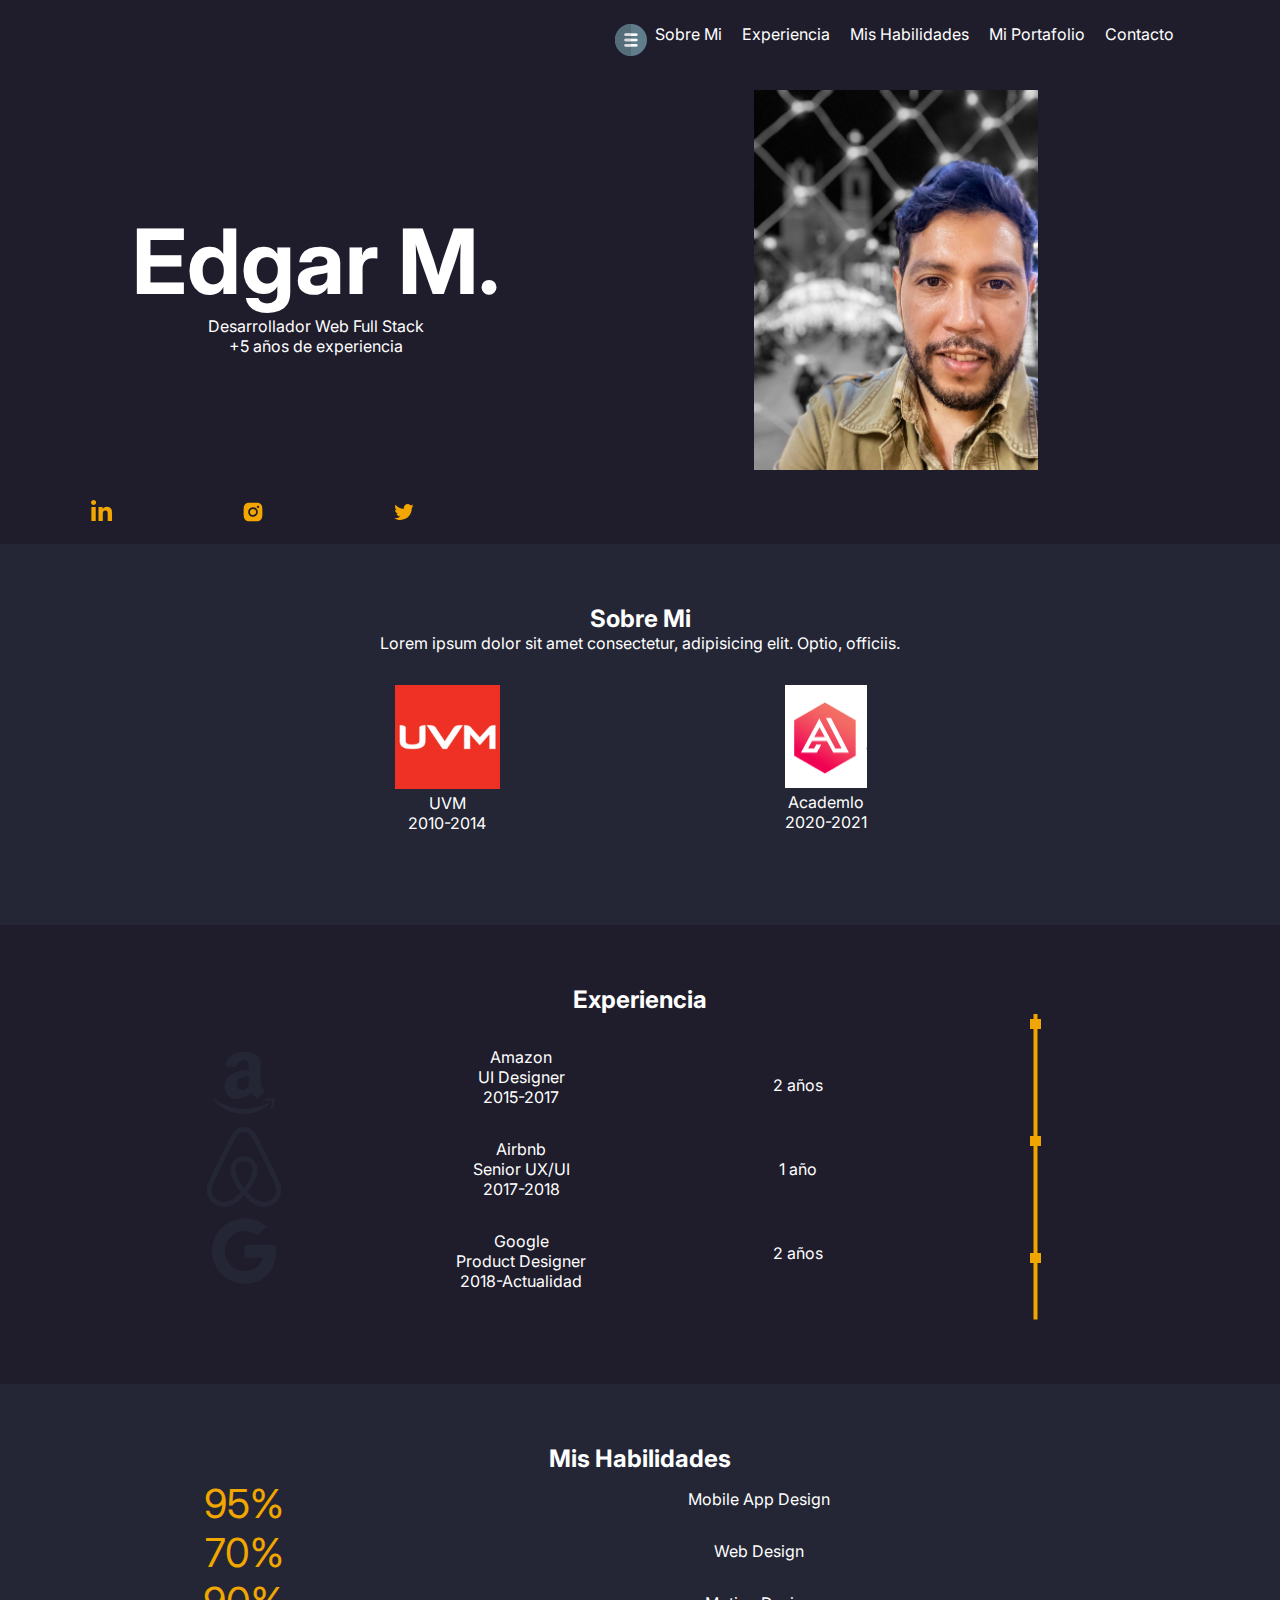
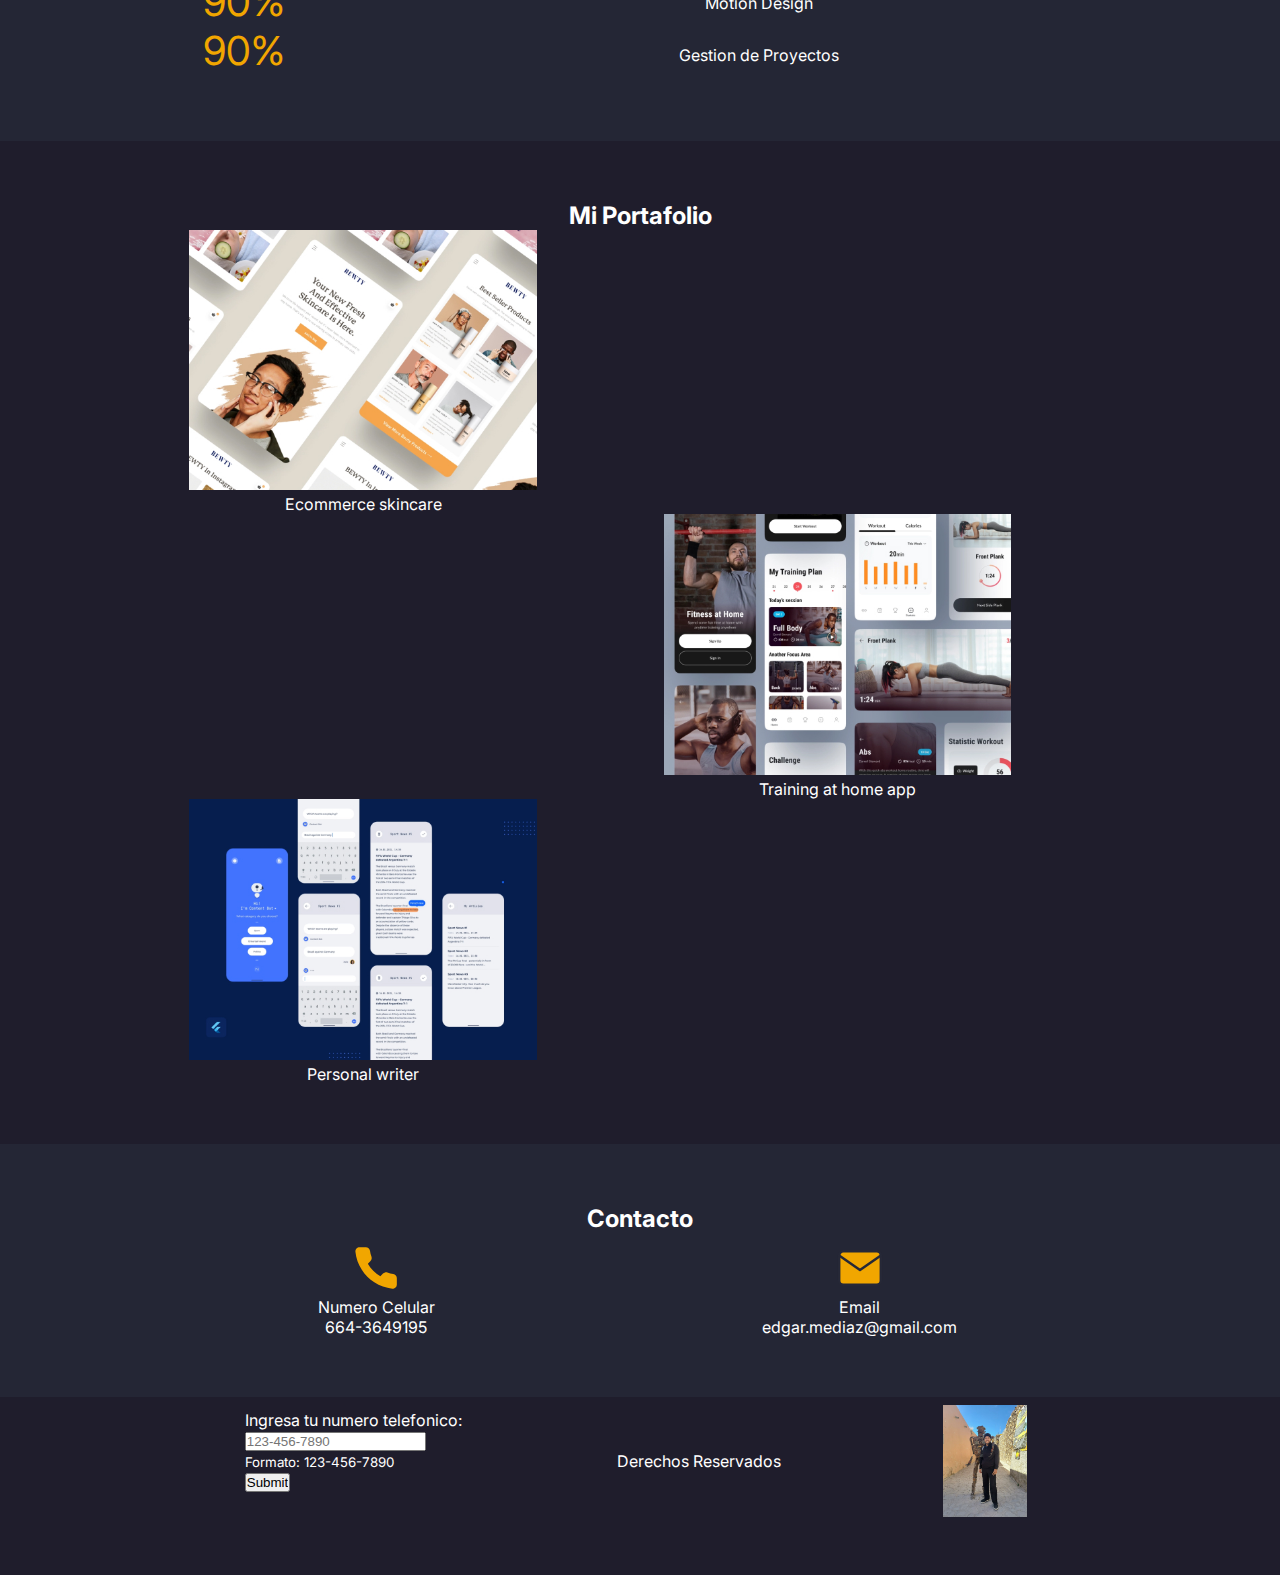
<file: index.html>
<!DOCTYPE html>
<html lang="en">
<head>
    <meta charset="UTF-8">
    <meta http-equiv="X-UA-Compatible" content="IE=edge">
    <meta name="viewport" content="width=device-width, initial-scale=1.0">
    <title>Edgar Medina</title>
    <link href="https://fonts.googleapis.com/css2?family=Inter:wght@200;300;400;700&display=swap" rel="stylesheet">
    <link rel="stylesheet" href="/my assets/css/style.css">
</head>
<body>
<header class="header">
    <div class="grid">
        <nav class="nav__container">
            <img src="/Íconos/hamburger.png" class="nav__hamburguer">
            <ul>
                <li><a href="about.html">Sobre Mi</a></li>
                <li><a href="skills.html">Experiencia</a></li>
                <li><a href="projects.html">Mis Habilidades</a></li>
                <li><a href="contact.html">Mi Portafolio</a></li>
                <li><a href="contact.html">Contacto</a></li>
            </ul>
        </nav>
        <div class="textos-titulo">
            <H1 class="title">Edgar M.</H1>
            <p>Desarrollador Web Full Stack <br>+5 años de experiencia</p>
        </div>
        <div class="img-titulo">
            <img src="/my assets/img/Perfil Pop.jpg" class="img">
        </div>
        <div class="social-media">
            <div class="icon">
                <a href="https://www.linkedin.com/in/edgar-medina-1801a953/"><img src="/Íconos/cib_linkedin-in.svg" alt=""></a>
            </div>
            <div class="icon">
                <a href="https://www.instagram.com/flickaereo/"><img src="/Íconos/ant-design_instagram-filled.svg" alt=""></a>
            </div>
            <div class="icon">
                <a href="https://twitter.com/alumed"><img src="/Íconos/ant-design_twitter-outlined.svg" alt=""></a>
            </div>
        </div>
    </div>     
</header>

<main>
    <section class="about-me">
        <div class="grid">
            <div class="textos-about-us">
                <h2 class="subtitle">Sobre Mi</h2>
                <p>Lorem ipsum dolor sit amet consectetur, adipisicing elit. Optio, officiis.</p>
                <div class="img-about">
                    <div>
                        <img src="/Logos-Imágenes/logo_UVM 9.jpg" class="img-UVM">
                        <p>UVM <br>2010-2014 </p>
                    </div>
                    <div>
                        <img src="/Logos-Imágenes/logo_academlo 5.jpg" class="img-A">
                        <p>Academlo <br>2020-2021</p>
                    </div>
                </div>
            </div>
        </div>
    </section>
    <section class="experience">
        <div class="grid">
            <div class="textos-experience">
                <h2 class="subtitle">Experiencia</h2>
                <div class="grid">
                    <div class="img-experience">
                        <img src="/Íconos/ant-design_amazon-outlined.svg" alt="" class="img-social">
                        <img src="/Íconos/cib_airbnb.svg" alt="" class="img-social">
                        <img src="/Íconos/akar-icons_google-fill.svg" alt="" class="img-social">
                    </div>
                    <div class="p-exp">
                        <p class="exp-text">Amazon <br>UI Designer <br>2015-2017</p>
                        <p class="exp-text">Airbnb <br>Senior UX/UI <br>2017-2018</p>
                        <p class="exp-text">Google <br>Product Designer <br>2018-Actualidad</p>
                    </div>
                    <div class="a-exp">
                        <p class="exp-tiempo">2 años</p>
                        <p class="exp-tiempo">1 año</p>
                        <p class="exp-tiempo">2 años</p>
                    </div>
                    <div class="linea">
                        <img src="/Vectores/Group 35.svg" alt="">
                    </div>
                </div>
            </div>
        </div>
    </section>
    <section class="skills">
        <div class="grid">
            <div class="textos-skills">
                <h2 class="subtitle">Mis Habilidades</h2>
                <div class="grid">
                    <div class="porcentajes">
                        <p>95%</p>
                        <p>70%</p>
                        <p>90%</p>
                        <p>90%</p>
                    </div>
                    <div class="text-skills">
                        <p class="habilidades">Mobile App Design</p>
                        <p class="habilidades">Web Design</p>
                        <p class="habilidades">Motion Design</p>
                        <p class="habilidades">Gestion de Proyectos</p>
                    </div>
                </div>
            </div>
        </div>
    </section>
    <section class="portfolio">
        <div class="grid">
            <div class="textos-portfolio">
                <h2 class="subtitle">Mi Portafolio</h2>
                <div class="grid">
                    <div class="img-ecommerce">
                        <img src="/Logos-Imágenes/image 9-1.jpg" alt="" class="i-portfolio">
                        <p>Ecommerce skincare</p>
                    </div>
                </div>
                <div class="grid">
                    <div class="img-app">
                        <img src="/Logos-Imágenes/image 10.jpg" alt="" class="i-portfolio">
                        <p>Training at home app</p>
                    </div>
                </div>
                <div class="grid">
                    <div class="img-writer">
                        <img src="/Logos-Imágenes/image 11.jpg" alt="" class="i-portfolio">
                        <p>Personal writer</p>
                    </div>
                </div>
            </div>
        </div>
    </section>
    <section class="contact">
        <div class="grid">
            <div class="textos-contact">
                <h2 class="subtitle">Contacto</h2>
            </div>
            <div class="logo-phone">
                <img src="/Íconos/phone 3.svg" alt="" class="i-contact">
                <p>Numero Celular <br>664-3649195</p>
            </div>
            <div class="logo-mail">
                <img src="/Íconos/mail 3.svg" alt="" class="i-contact">
                <p>Email <br>edgar.mediaz@gmail.com</p>
            </div>
        </div>
    </section>
</main>

<footer>
    <div class="grid">
        <div class="textos-footer">
            <form action="/action_page.php">
                <label for="phone">Ingresa tu numero telefonico:</label><br>
                <input type="tel" id="phone" name="phone" placeholder="123-456-7890" pattern="[0-9]{3}-[0-9]{2}-[0-9]{3}"><br>
                <small>Formato: 123-456-7890</small><br>
                <input type="submit"><br><br>
            </form>      
            <p class="style">Derechos Reservados</p>
            <img src="/my assets/img/Yo.jpg" class="img-footer">
        </div>
    </div>
</footer>
</body>
</html>
</file>
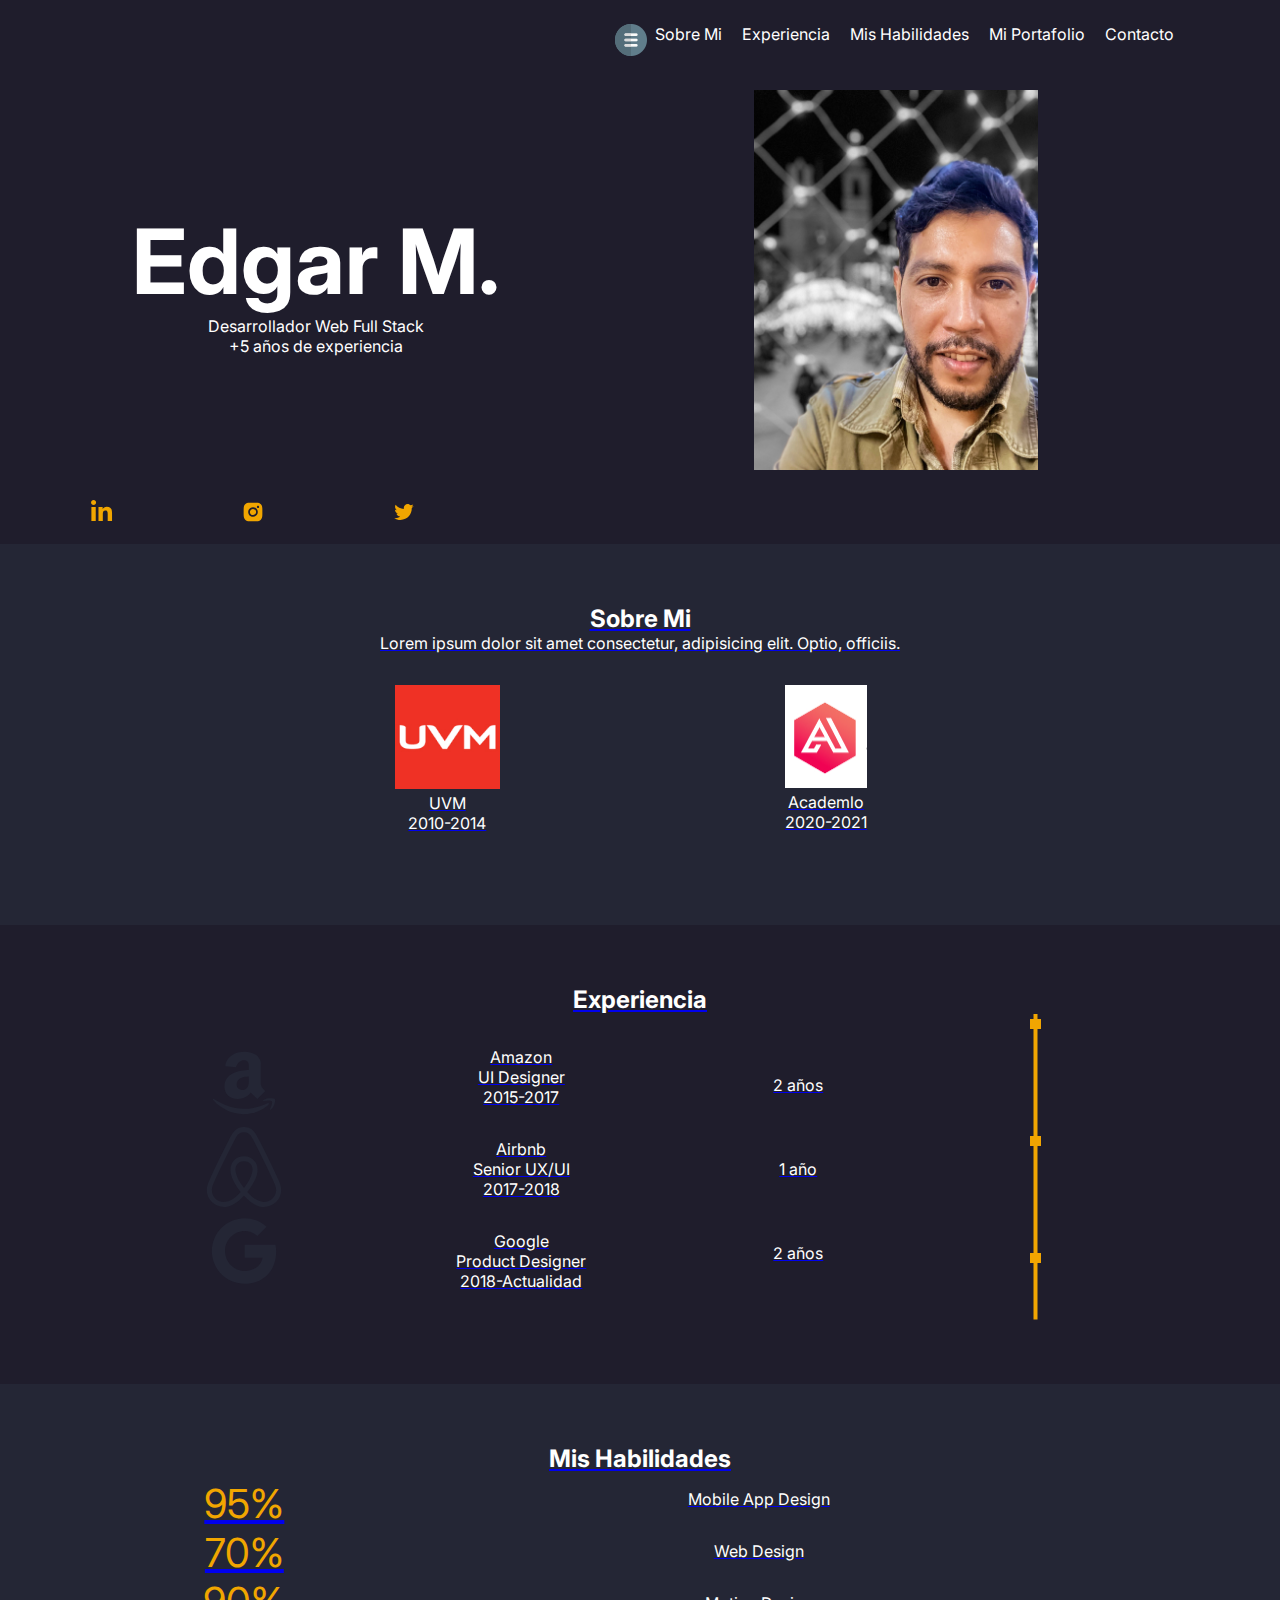
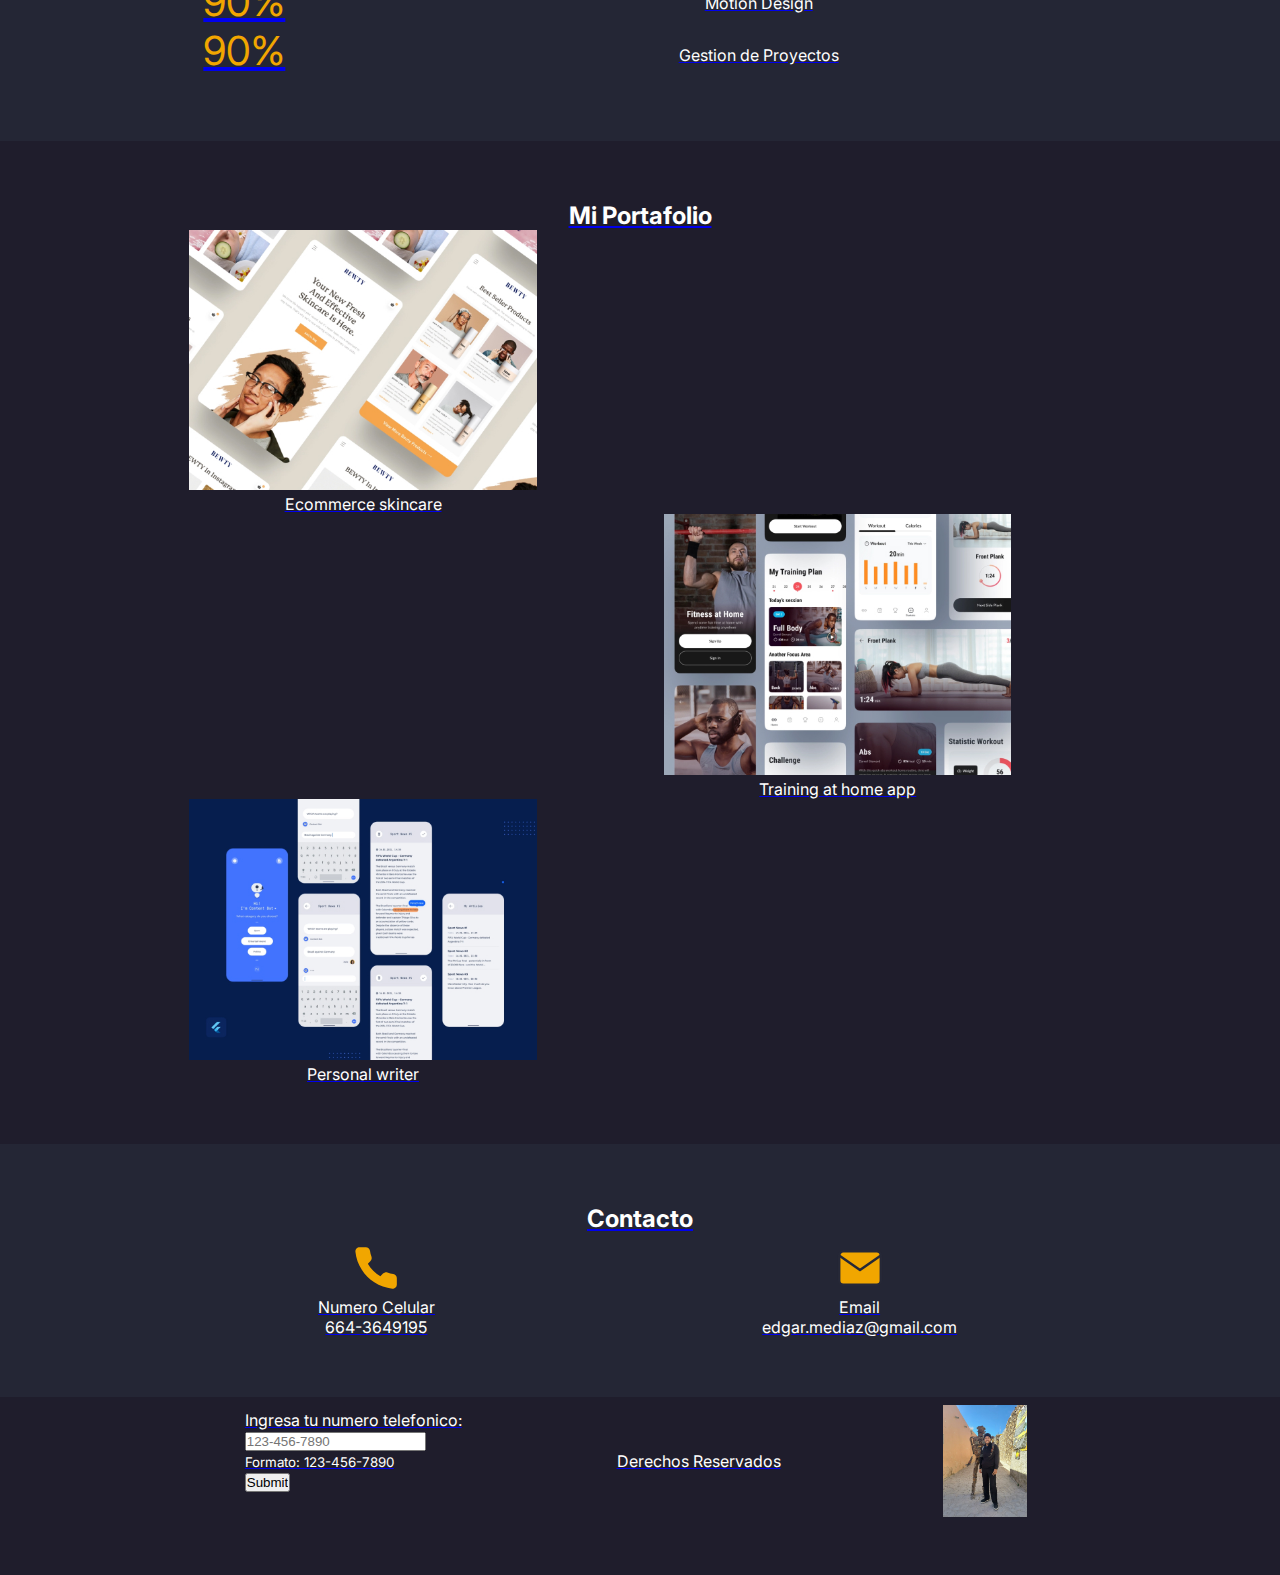
<file: my assets/css/index.html>
<!DOCTYPE html>
<html lang="en">
<head>
    <meta charset="UTF-8">
    <meta http-equiv="X-UA-Compatible" content="IE=edge">
    <meta name="viewport" content="width=device-width, initial-scale=1.0">
    <title>Edgar Medina</title>
    <link href="https://fonts.googleapis.com/css2?family=Inter:wght@200;300;400;700&display=swap" rel="stylesheet">
    <link rel="stylesheet" href="/my assets/css/style.css">
</head>
<body>
<header class="header">
    <div class="grid">
        <nav class="nav__container">
            <img src="/Íconos/hamburger.png" class="nav__hamburguer">
            <ul>
                <li><a href="about.html">Sobre Mi</a></li>
                <li><a href="skills.html">Experiencia</a></li>
                <li><a href="projects.html">Mis Habilidades</a></li>
                <li><a href="contact.html">Mi Portafolio</a></li>
                <li><a href="contact.html">Contacto</a></li>
            </ul>
        </nav>
        <div class="textos-titulo">
            <H1 class="title">Edgar M.</H1>
            <p>Desarrollador Web Full Stack <br>+5 años de experiencia</p>
        </div>
        <div class="img-titulo">
            <img src="/my assets/img/Perfil Pop.jpg" class="img">
        </div>
        <div class="social-media">
            <div class="icon">
                <a href="https://www.linkedin.com/in/edgar-medina-1801a953/"><img src="/Íconos/cib_linkedin-in.svg" alt="">
            </div>
            <div class="icon">
                <a href="https://www.instagram.com/flickaereo/"><img src="/Íconos/ant-design_instagram-filled.svg" alt="">
            </div>
            <div class="icon">
                <a href="https://twitter.com/alumed"><img src="/Íconos/ant-design_twitter-outlined.svg" alt="">
            </div>
        </div>
    </div>     
</header>

<main>
    <section class="about-me">
        <div class="grid">
            <div class="textos-about-us">
                <h2 class="subtitle">Sobre Mi</h2>
                <p>Lorem ipsum dolor sit amet consectetur, adipisicing elit. Optio, officiis.</p>
                <div class="img-about">
                    <div>
                        <img src="/Logos-Imágenes/logo_UVM 9.jpg" class="img-UVM">
                        <p>UVM <br>2010-2014 </p>
                    </div>
                    <div>
                        <img src="/Logos-Imágenes/logo_academlo 5.jpg" class="img-A">
                        <p>Academlo <br>2020-2021</p>
                    </div>
                </div>
            </div>
        </div>
    </section>
    <section class="experience">
        <div class="grid">
            <div class="textos-experience">
                <h2 class="subtitle">Experiencia</h2>
                <div class="grid">
                    <div class="img-experience">
                        <img src="/Íconos/ant-design_amazon-outlined.svg" alt="" class="img-social">
                        <img src="/Íconos/cib_airbnb.svg" alt="" class="img-social">
                        <img src="/Íconos/akar-icons_google-fill.svg" alt="" class="img-social">
                    </div>
                    <div class="p-exp">
                        <p class="exp-text">Amazon <br>UI Designer <br>2015-2017</p>
                        <p class="exp-text">Airbnb <br>Senior UX/UI <br>2017-2018</p>
                        <p class="exp-text">Google <br>Product Designer <br>2018-Actualidad</p>
                    </div>
                    <div class="a-exp">
                        <p class="exp-tiempo">2 años</p>
                        <p class="exp-tiempo">1 año</p>
                        <p class="exp-tiempo">2 años</p>
                    </div>
                    <div class="linea">
                        <img src="/Vectores/Group 35.svg" alt="">
                    </div>
                </div>
            </div>
        </div>
    </section>
    <section class="skills">
        <div class="grid">
            <div class="textos-skills">
                <h2 class="subtitle">Mis Habilidades</h2>
                <div class="grid">
                    <div class="porcentajes">
                        <p>95%</p>
                        <p>70%</p>
                        <p>90%</p>
                        <p>90%</p>
                    </div>
                    <div class="text-skills">
                        <p class="habilidades">Mobile App Design</p>
                        <p class="habilidades">Web Design</p>
                        <p class="habilidades">Motion Design</p>
                        <p class="habilidades">Gestion de Proyectos</p>
                    </div>
                </div>
            </div>
        </div>
    </section>
    <section class="portfolio">
        <div class="grid">
            <div class="textos-portfolio">
                <h2 class="subtitle">Mi Portafolio</h2>
                <div class="grid">
                    <div class="img-ecommerce">
                        <img src="/Logos-Imágenes/image 9-1.jpg" alt="" class="i-portfolio">
                        <p>Ecommerce skincare</p>
                    </div>
                </div>
                <div class="grid">
                    <div class="img-app">
                        <img src="/Logos-Imágenes/image 10.jpg" alt="" class="i-portfolio">
                        <p>Training at home app</p>
                    </div>
                </div>
                <div class="grid">
                    <div class="img-writer">
                        <img src="/Logos-Imágenes/image 11.jpg" alt="" class="i-portfolio">
                        <p>Personal writer</p>
                    </div>
                </div>
            </div>
        </div>
    </section>
    <section class="contact">
        <div class="grid">
            <div class="textos-contact">
                <h2 class="subtitle">Contacto</h2>
            </div>
            <div class="logo-phone">
                <img src="/Íconos/phone 3.svg" alt="" class="i-contact">
                <p>Numero Celular <br>664-3649195</p>
            </div>
            <div class="logo-mail">
                <img src="/Íconos/mail 3.svg" alt="" class="i-contact">
                <p>Email <br>edgar.mediaz@gmail.com</p>
            </div>
        </div>
    </section>
</main>

<footer>
    <div class="grid">
        <div class="textos-footer">
            <form action="/action_page.php">
                <label for="phone">Ingresa tu numero telefonico:</label><br>
                <input type="tel" id="phone" name="phone" placeholder="123-456-7890" pattern="[0-9]{3}-[0-9]{2}-[0-9]{3}"><br>
                <small>Formato: 123-456-7890</small><br>
                <input type="submit"><br><br>
            </form>      
            <p class="style">Derechos Reservados</p>
            <img src="/my assets/img/Yo.jpg" class="img-footer">
        </div>
    </div>
</footer>
</body>
</html>
</file>
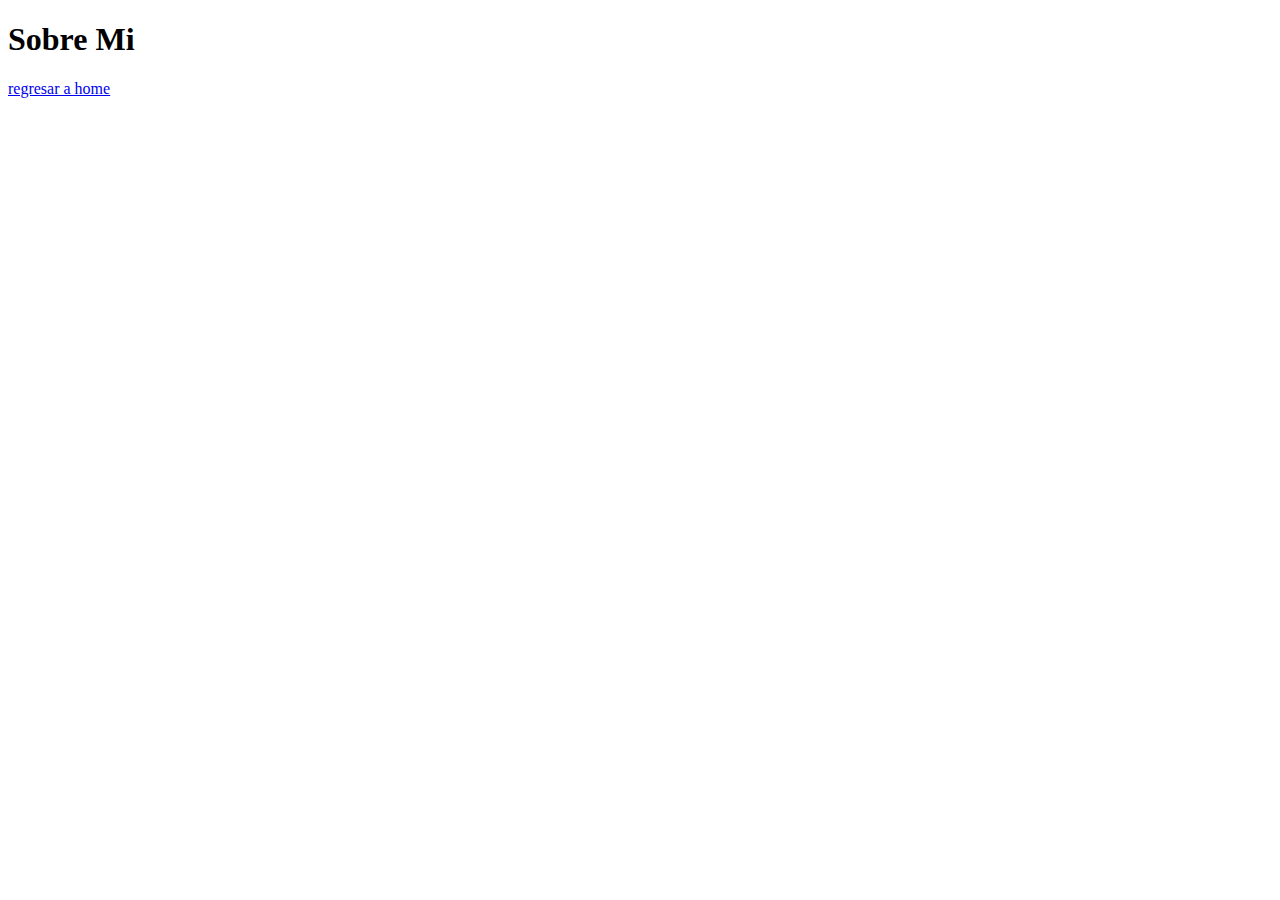
<file: my assets/css/about.html>
<!DOCTYPE html>
<html lang="en">
<head>
    <meta charset="UTF-8">
    <meta http-equiv="X-UA-Compatible" content="IE=edge">
    <meta name="viewport" content="width=device-width, initial-scale=1.0">
    <title>Sobre Mi</title>
</head>
<body>
    <h1>Sobre Mi</h1>
    <a href="index.html">regresar a home</a>
</body>
</html>
</file>
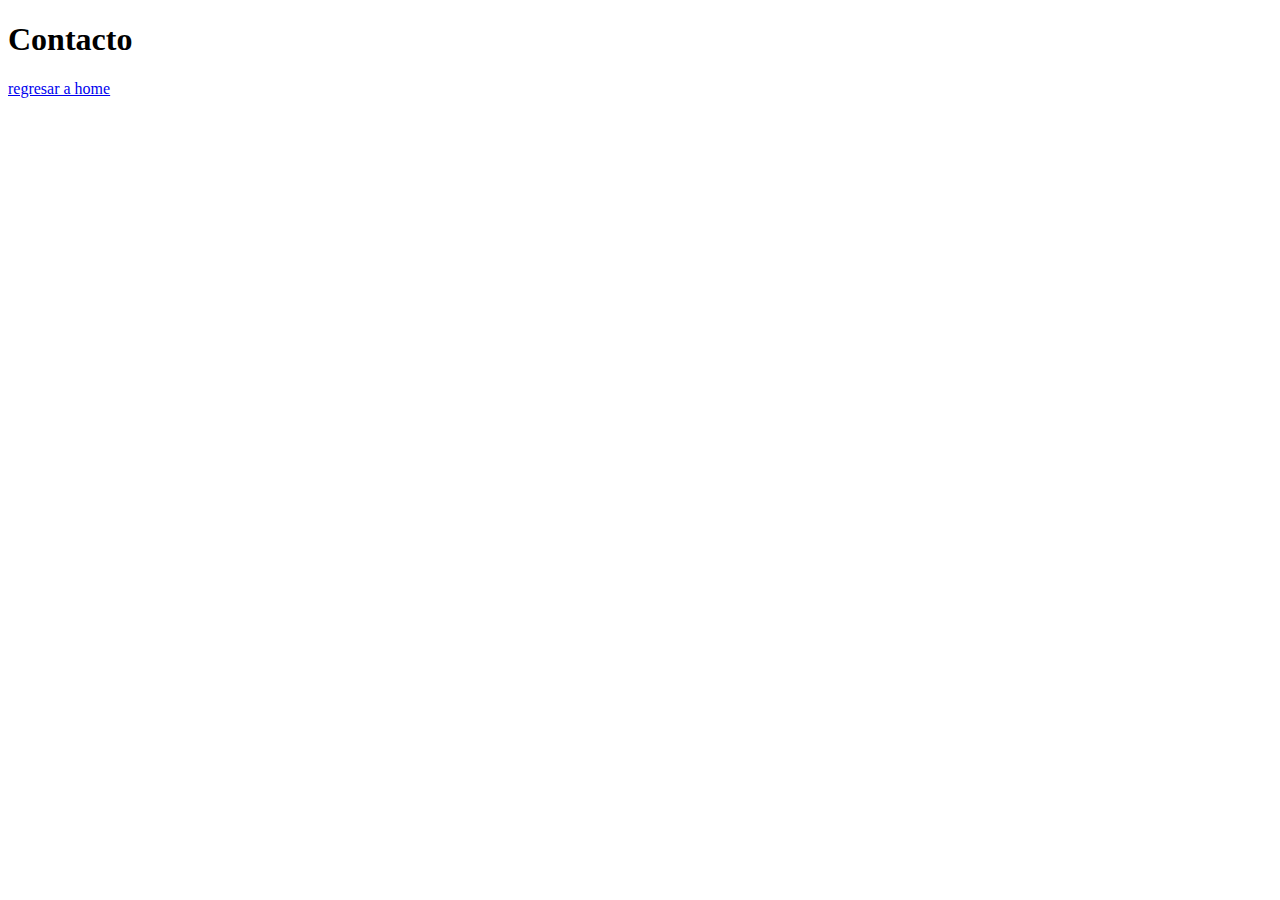
<file: my assets/css/contact.html>
<!DOCTYPE html>
<html lang="en">
<head>
    <meta charset="UTF-8">
    <meta http-equiv="X-UA-Compatible" content="IE=edge">
    <meta name="viewport" content="width=device-width, initial-scale=1.0">
    <title>Contacto</title>
</head>
<body>
    <h1>Contacto</h1>
    <a href="index.html">regresar a home</a>
</body>
</html>
</file>
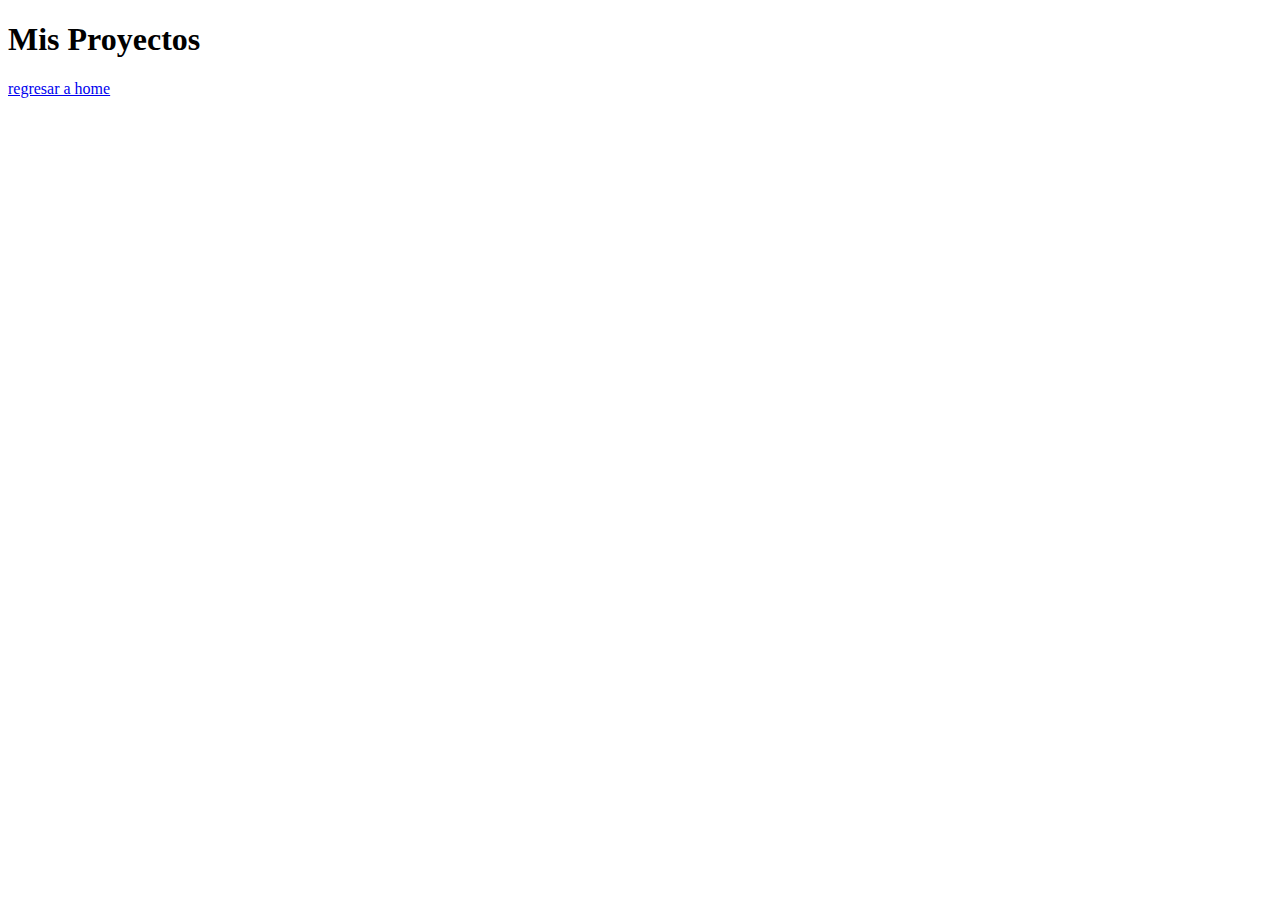
<file: my assets/css/projects.html>
<!DOCTYPE html>
<html lang="en">
<head>
    <meta charset="UTF-8">
    <meta http-equiv="X-UA-Compatible" content="IE=edge">
    <meta name="viewport" content="width=device-width, initial-scale=1.0">
    <title>Mis Proyectos</title>
</head>
<body>
    <h1>Mis Proyectos</h1>
    <a href="index.html">regresar a home</a>
</body>
</html>
</file>
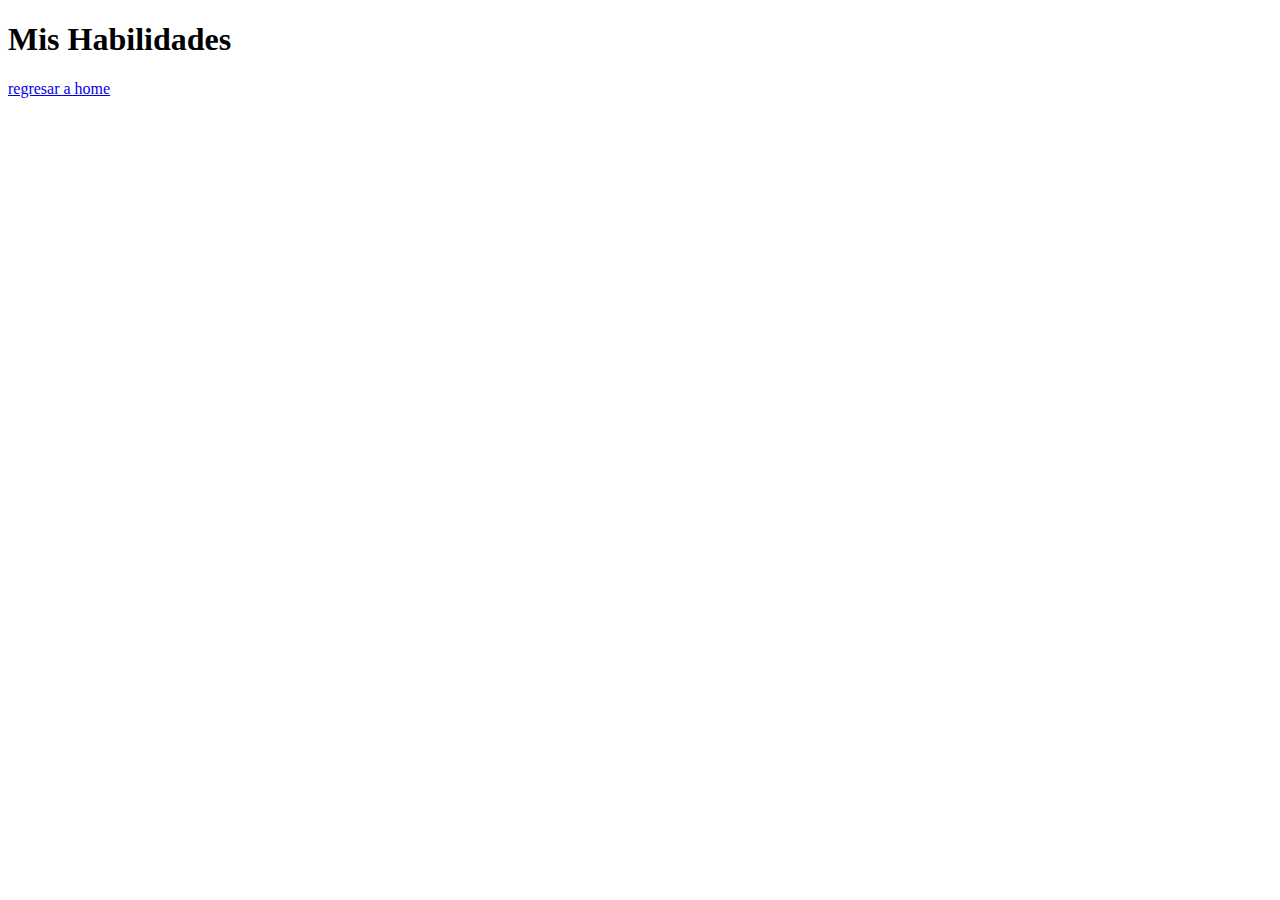
<file: my assets/css/skills.html>
<!DOCTYPE html>
<html lang="en">
<head>
    <meta charset="UTF-8">
    <meta http-equiv="X-UA-Compatible" content="IE=edge">
    <meta name="viewport" content="width=device-width, initial-scale=1.0">
    <title>Mis Habilidades</title>
</head>
<body>
    <h1>Mis Habilidades</h1>
    <a href="index.html">regresar a home</a>
</body>
</html>
</file>
<file: my assets/css/style.css>
*{
    box-sizing: border-box;
    padding: 0;
    margin: 0;
}

body {
    font-family: 'Inter', sans-serif;
}

.grid{
    display: grid;
    grid-template-columns: repeat(12, 1fr);
    width: 90%;
    max-width: 1100px;
    height: 100%;
    margin: auto;
    gap: 10px;
    overflow: hidden;
    align-items: center;
}

.header{
    height: auto;
    background: #1f1d2c;
    padding: 1rem;
}

.nav__container{
    grid-column: 5/13;
    display: flex;
    justify-content: flex-end;
    padding: .5rem;
}

li{
    display: inline-block;
}
li a{
    color: #ffff;
    margin: .5rem;
    text-decoration: none;
}
.li > a:hover {
    color: #f1a600;
}

.title{
    font-size: 90px;
}

.img-titulo{
    grid-column: 8/13;
}

.img{
    width: 70%;
    padding: 1rem;
}

.textos-titulo{
    grid-column: 1/6;
    color: #ffff;
    text-align: center;
}

.social-media{
    height: auto;
    grid-column: 1/6;
    display: flex;
    justify-content: center;
}
.icon{
    size: 2rem;
    width: 100%;
}

/* Acerca de mi */

.about-me{
    background: #242635;
    color: #ffff;
    height: auto;
    text-align: center;
    padding: 60px;
}

.textos-about-us{
    grid-column: 1/-1;
}

.img-about{
    display: flex;
    justify-content: space-evenly;
    padding: 2rem;
}

.img-UVM{
    width: 70%;
    height: auto;
}

.img-A{
    width: 50%;
    height: auto;
}

/* Expericencia */

.experience{
    background: #1f1d2c;
    color: #ffff;
    height: auto;
    text-align: center;
    padding: 60px;
}

.textos-experience{
    grid-column: 1/-1;
    
}

.img-experience{
    grid-column: 1/3;
}

.p-exp{
    grid-column: 4/7;
}

.a-exp{
    grid-column: 8/10;
}
.exp-text{
    padding: 1rem;
}
.exp-tiempo{
    padding: 2rem;
}

.linea{
    grid-column: 11/13;
}

/* Mis Habilidades */

.skills{
    background: #242635;
    color: #ffff;
    height: auto;
    text-align: center;
    padding: 60px; 
}

.textos-skills{
    grid-column: 1/-1; 
}

.porcentajes{
    grid-column: 1/3;
    font-size: 40px;
    color: #f1a600;
}

.text-skills{
    grid-column: 4/13;
}
.habilidades{
    padding: 1rem;
}


/* Mi Portafolio */

.portfolio{
    background: #1f1d2c;
    color: #ffff;
    height: auto;
    text-align: center;
    padding: 60px; 
}

.textos-portfolio{
    grid-column: 1/-1; 
}

.img-ecommerce{
    grid-column: 1/6;
}

.img-app{
    grid-column: 7/12;
}

.img-writer{
    grid-column: 1/6;
}

.i-portfolio{
    width: 90%;
    height: auto;
}

/* Contacto */

.contact{
    background: #242635;
    color: #ffff;
    height: auto;
    text-align: center;
    padding: 60px; 
}

.textos-contact{
    grid-column: 1/-1; 
}

.logo-phone{
    grid-column: 2/6;
}

.logo-mail{
    grid-column: 7/12;
}
.i-contact{
    width: 50px;
    height: auto;
}

/* Footer */

footer{
    background-color: #1f1d2c;
    color: #ffff;
    height: auto;
    padding-bottom: 50px;
}

.textos-footer{
    grid-column: 1/-1;
    display: flex;
    justify-content: space-evenly;
    align-items: center;
}

.img-footer{
    width: 20%;
    max-width: 100px;
    padding: .5rem;
}
    
/* .hero__title__container{
    grid-column: 1/3;
} */

/* .hero{
    background-image: url(/Vectores/Rectangle\ 34.svg);
    display: grid;
    justify-content: flex-end;
    position: relative;
} */

/* 
.container{
    padding: 80px 0;
    width: 90%;
    margin: 0 auto;
}
.nav {
    background-color: #1f1d2c;
    padding: 30px 0;
    display: flex;
    align-items: center;
    grid-template-columns: repeat(3,max-content);
    justify-content: flex-end;
}

.hero__main{
    height: 300px;
}

.hero__title{
    font-size: 50px;
    color: #fff;
}

li {
    list-style: none;
    display: inline-block;
    margin-left: 1rem;
}

li > a {
    color: white;
    text-decoration: none;
    padding: .5rem 1rem;
    border-bottom: 2px solid transparent;
    transition: border-color .3s linear; 
}

li > a:hover {
    border-color: black;
}

img {
    border-radius: 8px;
  }

#about p::first-letter{
    color: goldenrod;
    font-size: x-large;
} */
</file>
